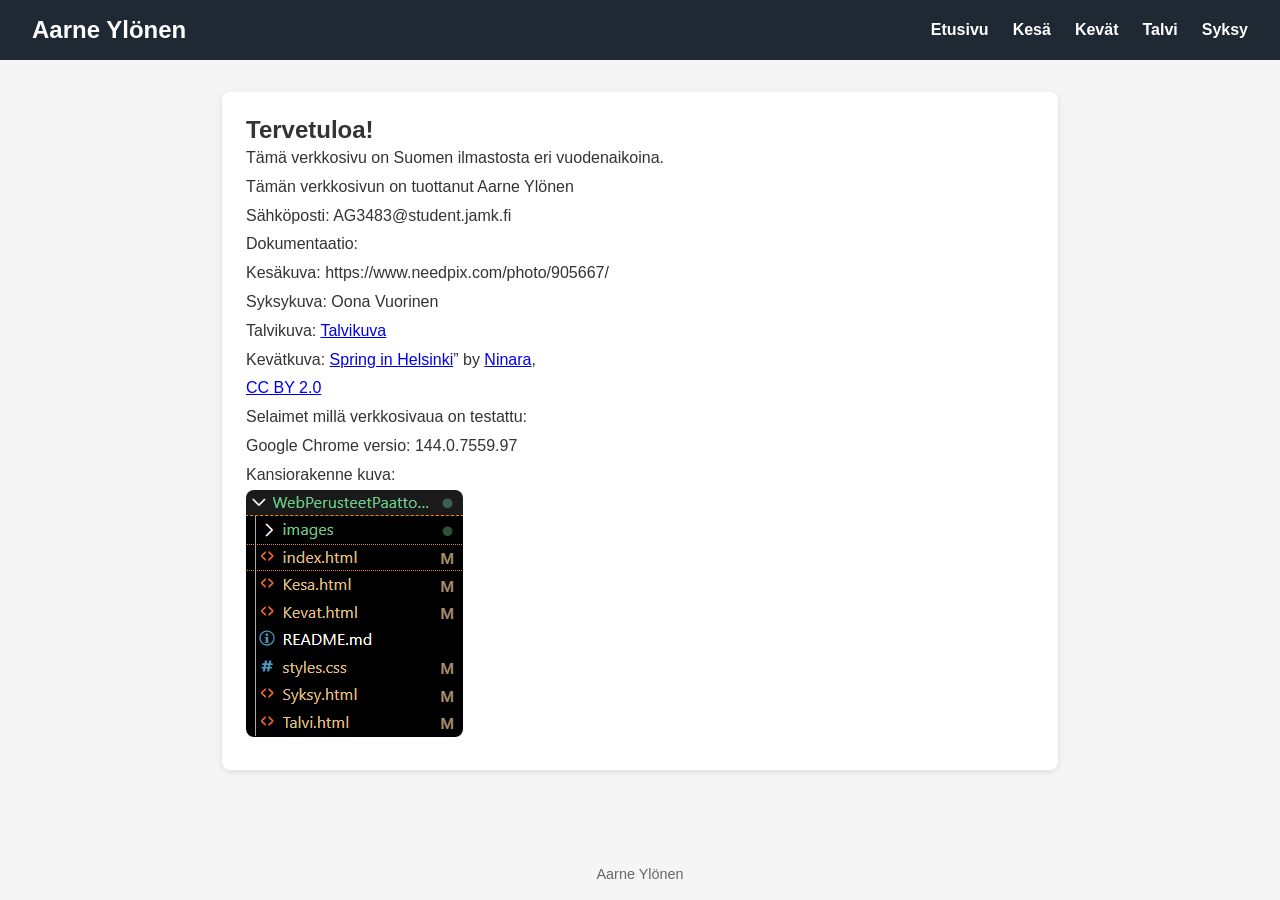
<file: index.html>
<!doctype html>
<link rel="stylesheet" href="styles.css" />
<html lang="fi">
  <head>
    <meta charset="UTF-8" />
    <meta name="viewport" content="width=device-width, initial-scale=1.0" />
    <title>Aarne Ylösen verkkosivu</title>
    <link rel="stylesheet" href="styles.css" />
  </head>
  <body>
    <header class="header">
      <h1 class="logo">Aarne Ylönen</h1>

      <button class="hamburger" id="hamburger">☰</button>

      <nav class="nav" id="nav">
        <ul>
          <li><a href="index.html">Etusivu</a></li>
          <li><a href="Kesa.html">Kesä</a></li>
          <li><a href="Kevat.html">Kevät</a></li>
          <li><a href="Talvi.html">Talvi</a></li>
          <li><a href="Syksy.html">Syksy</a></li>
        </ul>
      </nav>
    </header>

    <main>
      <section>
        <h2>Tervetuloa!</h2>
        <p class="big">
          Tämä verkkosivu on Suomen ilmastosta eri vuodenaikoina.<br />
          Tämän verkkosivun on tuottanut Aarne Ylönen<br />
          Sähköposti: AG3483@student.jamk.fi<br />
          Dokumentaatio: <br />
          Kesäkuva: https://www.needpix.com/photo/905667/<br />
          Syksykuva: Oona Vuorinen <br />
          Talvikuva:
          <a
            href="https://upload.wikimedia.org/wikipedia/commons/thumb/4/43/Alajoki_towards_south_in_Inari%2C_Lapland%2C_Finland%2C_2017_November_-_2.jpg/1280px-Alajoki_towards_south_in_Inari%2C_Lapland%2C_Finland%2C_2017_November_-_2.jpg"
            title="Talvikuva"
            >Talvikuva
          </a>
          <br />
          Kevätkuva:
          <a
            href="https://www.flickr.com/photos/ninara/46992559774"
            title="Spring in Helsinki"
            >Spring in Helsinki</a
          >” by
          <a href="https://www.flickr.com/photos/ninara/">Ninara</a>,<br />
          <a
            href="https://creativecommons.org/licenses/by/2.0/deed.en"
            rel="license noopener noreferrer"
            >CC BY 2.0</a
          >
        </p>
        <p class="big">
          Selaimet millä verkkosivaua on testattu:<br />
          Google Chrome versio: 144.0.7559.97
        </p>
        <p class="big">
          Kansiorakenne kuva:<br />
          <img
            src="images/Näyttökuva 2026-01-31 190144.png"
            alt="Kansiorakennekuva"
          />
        </p>
      </section>
    </main>

    <footer>Aarne Ylönen</footer>
    <!-- tekoälyn tuottama koodi -->
    <script>
      const hamburger = document.getElementById('hamburger');
      const nav = document.getElementById('nav');

      hamburger.addEventListener('click', () => {
        nav.classList.toggle('open');
      });
    </script>
  </body>
</html>
</file>
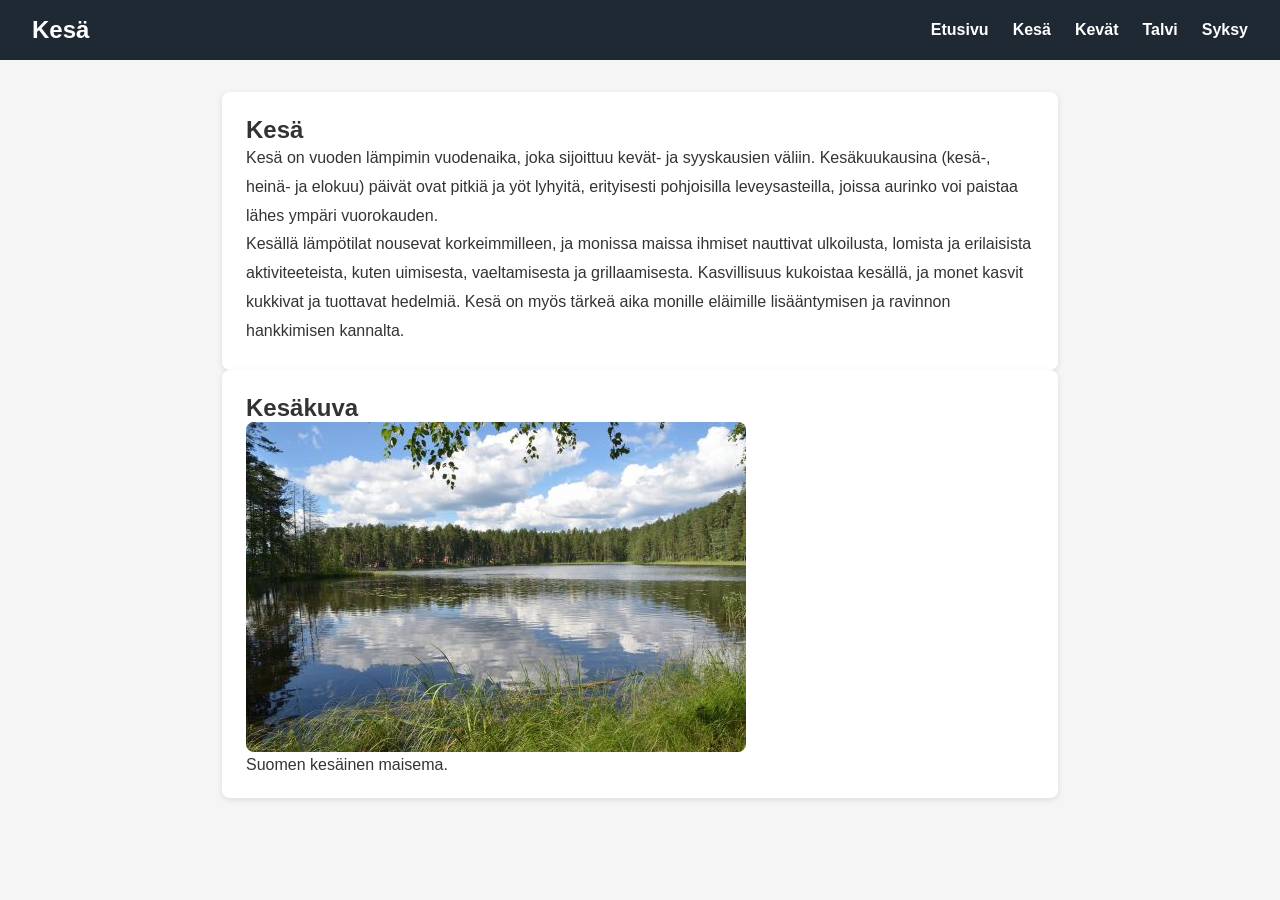
<file: Kesa.html>
<!doctype html>
<link rel="stylesheet" href="styles.css" />
<html lang="fi">
  <head>
    <meta charset="UTF-8" />
    <meta name="viewport" content="width=device-width, initial-scale=1.0" />
    <title>Aarne Ylösen verkkosivu - Tietoa</title>
    <link rel="stylesheet" href="styles.css" />
  </head>
  <body>
    <header class="header">
      <h1 class="logo">Kesä</h1>

      <button class="hamburger" id="hamburger">☰</button>

      <nav class="nav" id="nav">
        <ul>
          <li><a href="index.html">Etusivu</a></li>
          <li><a href="Kesa.html">Kesä</a></li>
          <li><a href="Kevat.html">Kevät</a></li>
          <li><a href="Talvi.html">Talvi</a></li>
          <li><a href="Syksy.html">Syksy</a></li>
        </ul>
      </nav>
    </header>
    <main>
      <section>
        <h2>Kesä</h2>
        <p class="big">
          Kesä on vuoden lämpimin vuodenaika, joka sijoittuu kevät- ja
          syyskausien väliin. Kesäkuukausina (kesä-, heinä- ja elokuu) päivät
          ovat pitkiä ja yöt lyhyitä, erityisesti pohjoisilla leveysasteilla,
          joissa aurinko voi paistaa lähes ympäri vuorokauden.
        </p>
        <p class="big">
          Kesällä lämpötilat nousevat korkeimmilleen, ja monissa maissa ihmiset
          nauttivat ulkoilusta, lomista ja erilaisista aktiviteeteista, kuten
          uimisesta, vaeltamisesta ja grillaamisesta. Kasvillisuus kukoistaa
          kesällä, ja monet kasvit kukkivat ja tuottavat hedelmiä. Kesä on myös
          tärkeä aika monille eläimille lisääntymisen ja ravinnon hankkimisen
          kannalta.
        </p>
      </section>
      <section>
        <h2>Kesäkuva</h2>
        <img
          src="images/finland-2193197_1280.jpg"
          alt="Suomen kesäinen maisema"
        />
        <p>Suomen kesäinen maisema.</p>
      </section>
    </main>
    <script>
      const hamburger = document.getElementById('hamburger');
      const nav = document.getElementById('nav');

      hamburger.addEventListener('click', () => {
        nav.classList.toggle('open');
      });
    </script>
  </body>
</html>
</file>
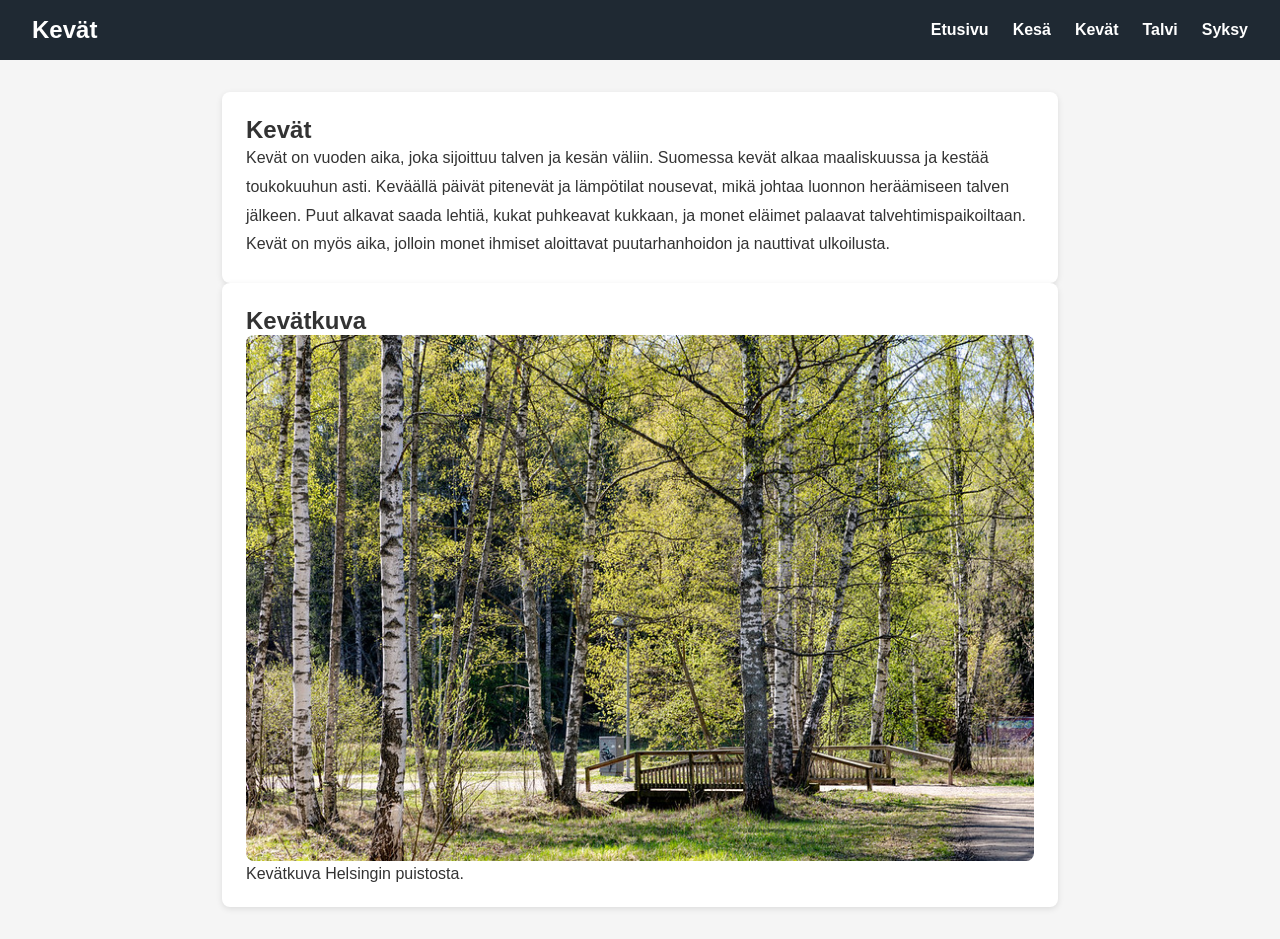
<file: Kevat.html>
<!doctype html>
<link rel="stylesheet" href="styles.css" />
<html lang="fi">
  <head>
    <meta charset="UTF-8" />
    <meta name="viewport" content="width=device-width, initial-scale=1.0" />
    <title>Aarne Ylösen verkkosivu - Tietoa</title>
    <link rel="stylesheet" href="styles.css" />
  </head>
  <body>
    <header class="header">
      <h1 class="logo">Kevät</h1>

      <button class="hamburger" id="hamburger">☰</button>

      <nav class="nav" id="nav">
        <ul>
          <li><a href="index.html">Etusivu</a></li>
          <li><a href="Kesa.html">Kesä</a></li>
          <li><a href="Kevat.html">Kevät</a></li>
          <li><a href="Talvi.html">Talvi</a></li>
          <li><a href="Syksy.html">Syksy</a></li>
        </ul>
      </nav>
    </header>
    <main>
      <section>
        <h2>Kevät</h2>
        <p class="big">
          Kevät on vuoden aika, joka sijoittuu talven ja kesän väliin. Suomessa
          kevät alkaa maaliskuussa ja kestää toukokuuhun asti. Keväällä päivät
          pitenevät ja lämpötilat nousevat, mikä johtaa luonnon heräämiseen
          talven jälkeen. Puut alkavat saada lehtiä, kukat puhkeavat kukkaan, ja
          monet eläimet palaavat talvehtimispaikoiltaan. Kevät on myös aika,
          jolloin monet ihmiset aloittavat puutarhanhoidon ja nauttivat
          ulkoilusta.
        </p>
      </section>
      <section>
        <h2>Kevätkuva</h2>
        <img
          src="images/46992559774_8209783599_c.jpg"
          alt="Kevätkuva helsingin puistosta"
        />
        <p>Kevätkuva Helsingin puistosta.</p>
      </section>
    </main>
    <script>
      const hamburger = document.getElementById('hamburger');
      const nav = document.getElementById('nav');

      hamburger.addEventListener('click', () => {
        nav.classList.toggle('open');
      });
    </script>
  </body>
</html>
</file>
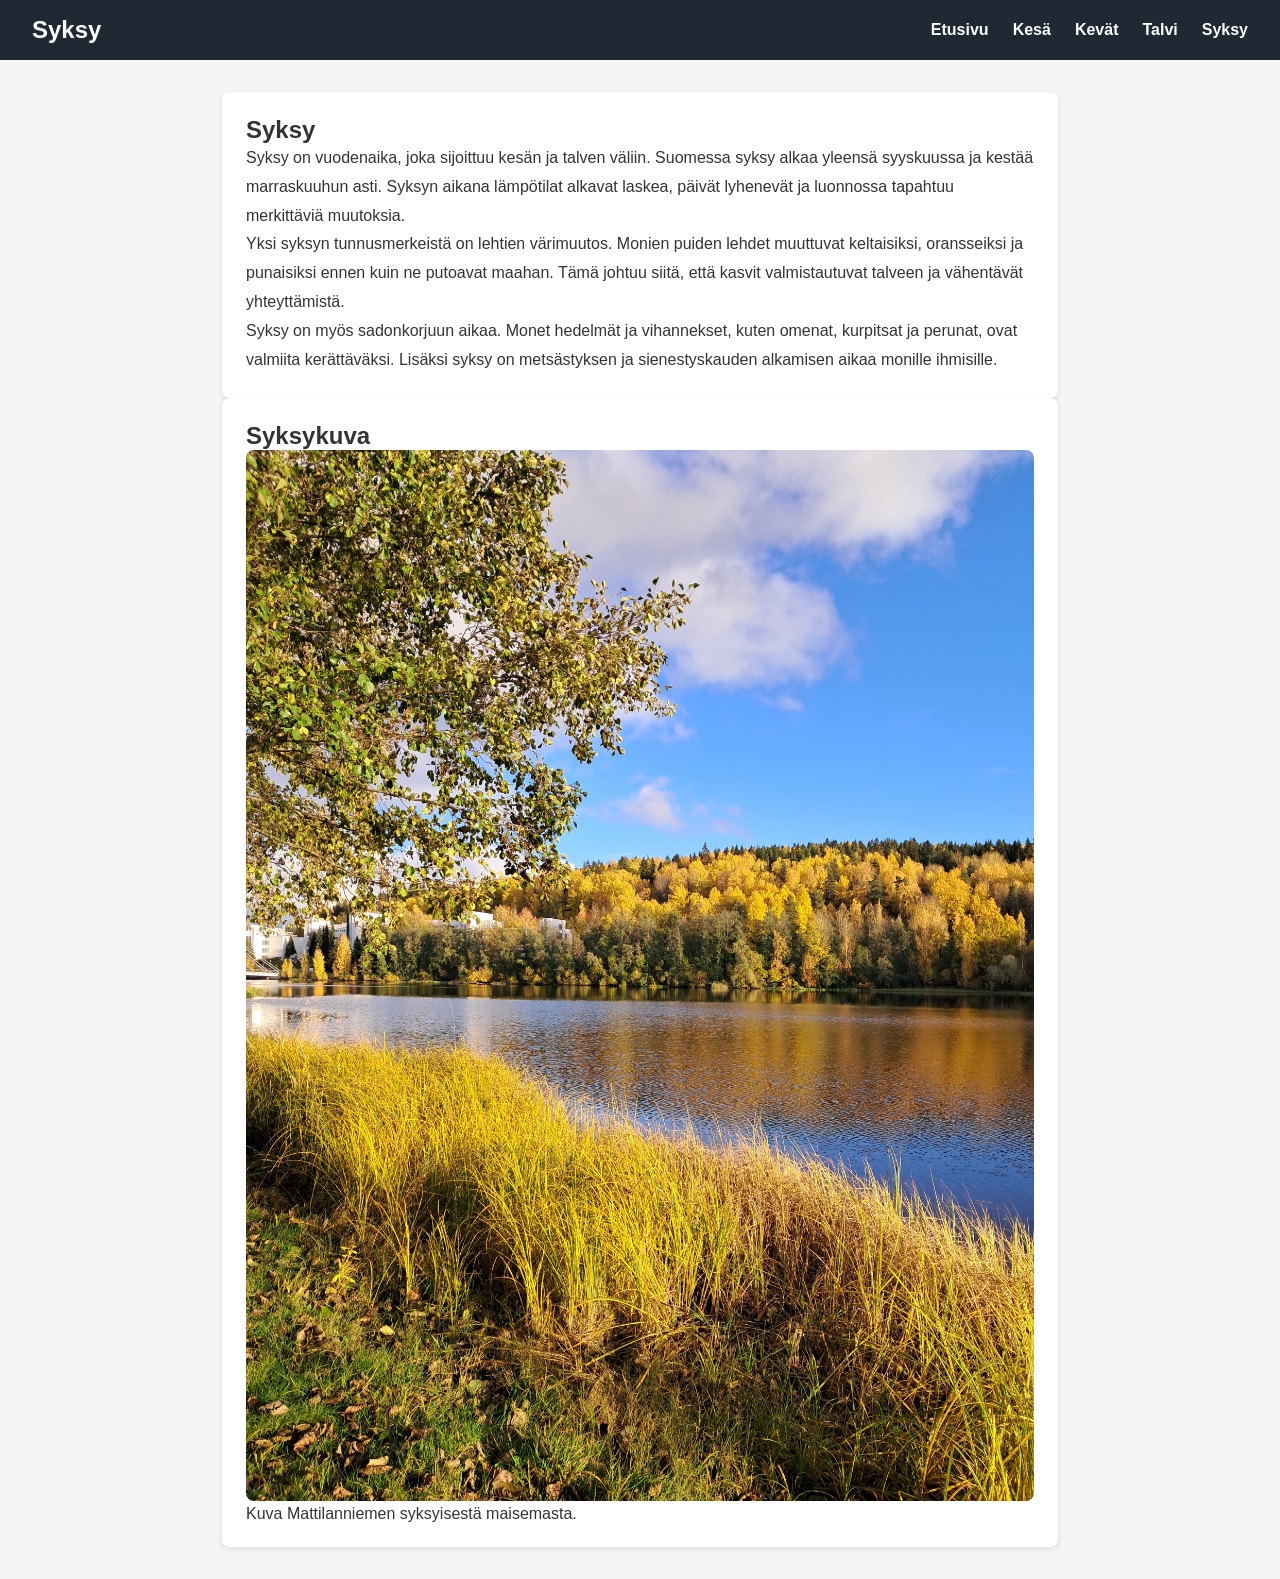
<file: Syksy.html>
<!doctype html>
<link rel="stylesheet" href="styles.css" />
<html lang="fi">
  <head>
    <meta charset="UTF-8" />
    <meta name="viewport" content="width=device-width, initial-scale=1.0" />
    <title>Aarne Ylösen verkkosivu - Tietoa</title>
    <link rel="stylesheet" href="styles.css" />
  </head>
  <body>
  <header class="header">
    <h1 class="logo">Syksy</h1>

    <button class="hamburger" id="hamburger">☰</button>

    <nav class="nav" id="nav">
      <ul>
        <li><a href="index.html">Etusivu</a></li>
        <li><a href="Kesa.html">Kesä</a></li>
        <li><a href="Kevat.html">Kevät</a></li>
        <li><a href="Talvi.html">Talvi</a></li>
        <li><a href="Syksy.html">Syksy</a></li>
      </ul>
    </nav>
  </header>
  <main>
    <section>
      <h2>Syksy</h2>
      <p class="big">
        Syksy on vuodenaika, joka sijoittuu kesän ja talven väliin. Suomessa syksy
        alkaa yleensä syyskuussa ja kestää marraskuuhun asti. Syksyn aikana
        lämpötilat alkavat laskea, päivät lyhenevät ja luonnossa tapahtuu
        merkittäviä muutoksia.
      </p>
      <p class="big">
        Yksi syksyn tunnusmerkeistä on lehtien värimuutos. Monien puiden lehdet
        muuttuvat keltaisiksi, oransseiksi ja punaisiksi ennen kuin ne putoavat
        maahan. Tämä johtuu siitä, että kasvit valmistautuvat talveen ja
        vähentävät yhteyttämistä.
      </p>
      <p class="big">
        Syksy on myös sadonkorjuun aikaa. Monet hedelmät ja vihannekset, kuten
        omenat, kurpitsat ja perunat, ovat valmiita kerättäväksi. Lisäksi syksy
        on metsästyksen ja sienestyskauden alkamisen aikaa monille ihmisille.
      </p>
    </section>
    <section>
      <h2>Syksykuva</h2>
      <img
        src="images/20241012_162453.jpg"
        alt="Kuva Mattilanniemen syksyisestä maisemasta"
      />
      <p>Kuva Mattilanniemen syksyisestä maisemasta.</p>
  </main>
  <script>
    const hamburger = document.getElementById('hamburger');
    const nav = document.getElementById('nav');

    hamburger.addEventListener('click', () => {
      nav.classList.toggle('open');
    });
  </script>
</html>
</file>
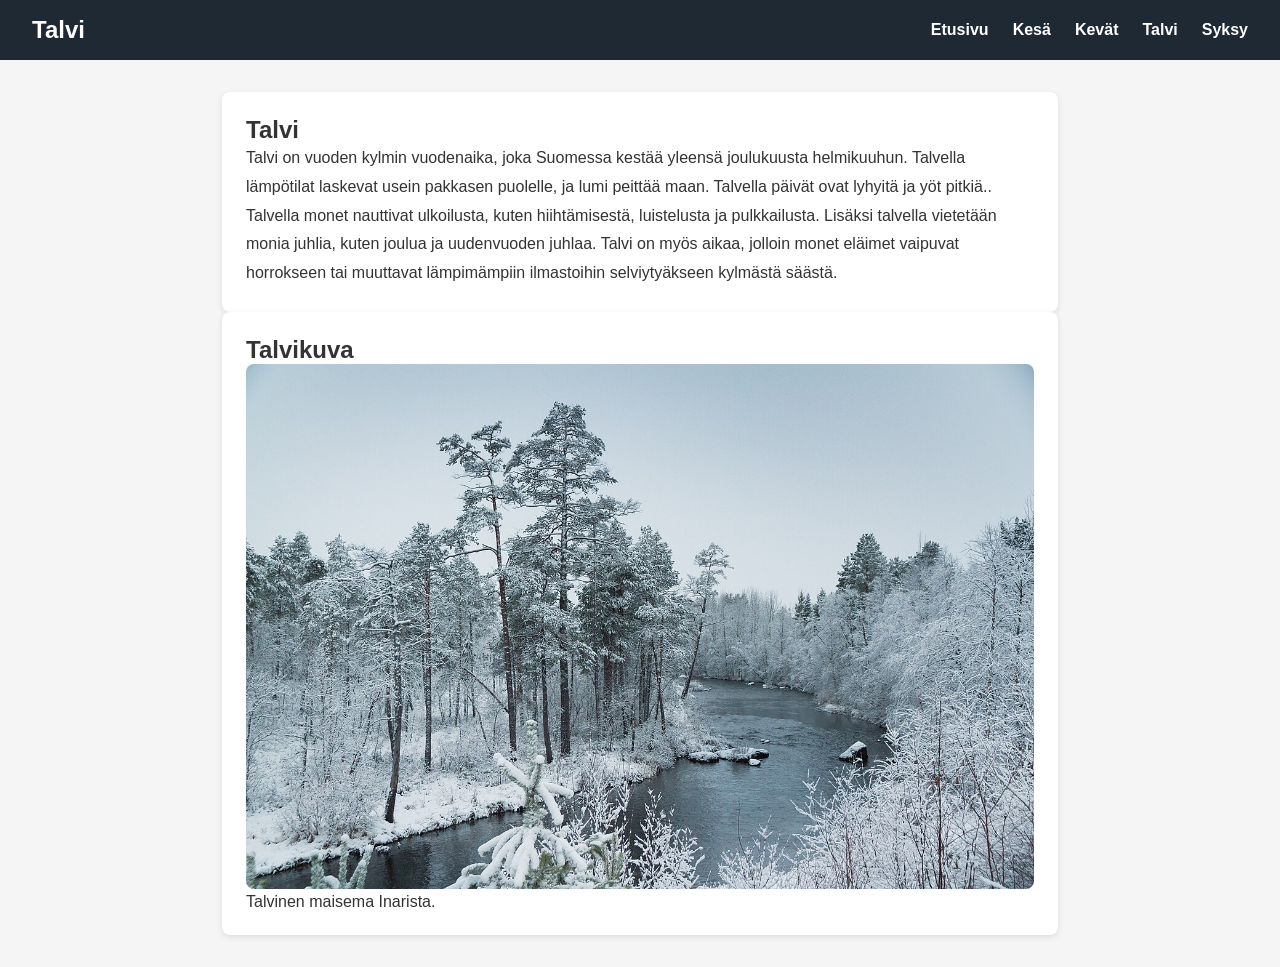
<file: Talvi.html>
<!doctype html>
<link rel="stylesheet" href="styles.css" />
<html lang="fi">
  <head>
    <meta charset="UTF-8" />
    <meta name="viewport" content="width=device-width, initial-scale=1.0" />
    <title>Aarne Ylösen verkkosivu - Tietoa</title>
    <link rel="stylesheet" href="styles.css" />
  </head>
  <body>
  <header class="header">
    <h1 class="logo">Talvi</h1>

    <button class="hamburger" id="hamburger">☰</button>

    <nav class="nav" id="nav">
      <ul>
        <li><a href="index.html">Etusivu</a></li>
        <li><a href="Kesa.html">Kesä</a></li>
        <li><a href="Kevat.html">Kevät</a></li>
        <li><a href="Talvi.html">Talvi</a></li>
        <li><a href="Syksy.html">Syksy</a></li>
      </ul>
    </nav>
  </header>
  <main>
    <section>
      <h2>Talvi</h2>
      <p class="big">
        Talvi on vuoden kylmin vuodenaika, joka Suomessa kestää yleensä
        joulukuusta helmikuuhun. Talvella lämpötilat laskevat usein pakkasen
        puolelle, ja lumi peittää maan. Talvella päivät ovat lyhyitä ja yöt
        pitkiä..
      </p>
      <p class="big">
        Talvella monet nauttivat ulkoilusta, kuten hiihtämisestä, luistelusta ja
        pulkkailusta. Lisäksi talvella vietetään monia juhlia, kuten joulua ja
        uudenvuoden juhlaa. Talvi on myös aikaa, jolloin monet eläimet vaipuvat
        horrokseen tai muuttavat lämpimämpiin ilmastoihin selviytyäkseen kylmästä
        säästä.
      </p>
    </section>
    <section>
      <h2>Talvikuva</h2>
      <img
        src="images/Alajoki_towards_south_in_Inari,_Lapland,_Finland,_2017_November_-_2.jpg"
        alt="Talvinen maisema Inarista"
      />
      <p>Talvinen maisema Inarista.</p>
  <script>
    const hamburger = document.getElementById('hamburger');
    const nav = document.getElementById('nav');

    hamburger.addEventListener('click', () => {
      nav.classList.toggle('open');
    });
  </script>
</html>
</file>
<file: styles.css>
/* =========================
styles.css
tämä tyylitiedosto on tuotettu tekoälyn avustuksella
========================= */

* {
  box-sizing: border-box;
  margin: 0;
  padding: 0;
  font-family: Arial, Helvetica, sans-serif;
}

p.big {
  line-height: 1.8;
}

body {
  background-color: #f5f5f5;
  color: #333;
}

img {
  max-width: 100%;
  height: auto;
  border-radius: 8px;
}

.header {
  background-color: #1f2933;
  color: white;
  padding: 1rem 2rem;
  display: flex;
  align-items: center;
  justify-content: space-between;
  position: relative;
}

.logo {
  font-size: 1.5rem;
}

.nav ul {
  list-style: none;
  display: flex;
  gap: 1.5rem;
}

.nav a {
  color: white;
  text-decoration: none;
  font-weight: bold;
}

.nav a:hover {
  text-decoration: underline;
}

.hamburger {
  display: none;
  font-size: 2rem;
  background: none;
  border: none;
  color: white;
  cursor: pointer;
}

main {
  padding: 2rem;
  max-width: 900px;
  margin: auto;
}

section {
  background: white;
  padding: 1.5rem;
  border-radius: 8px;
  box-shadow: 0 2px 6px rgba(0, 0, 0, 0.1);
}

footer {
  text-align: center;
  padding: 1rem;
  margin-top: 3rem;
  font-size: 0.9rem;
  color: #666;
}
/* ===== Tablet ===== */
@media (max-width: 1024px) {
  main {
    padding: 1.5rem;
  }

  .nav ul {
    gap: 1rem;
  }
}
/* ===== Mobiili ===== */
/*Tekoälyn tuottama */
@media (max-width: 768px) {
  .hamburger {
    display: block;
  }

  .nav {
    display: none;
    position: absolute;
    top: 100%;
    right: 0;
    background-color: #1f2933;
    width: 100%;
  }

  .nav ul {
    flex-direction: column;
    padding: 1rem;
  }

  .nav.open {
    display: block;
  }
}
</file>
